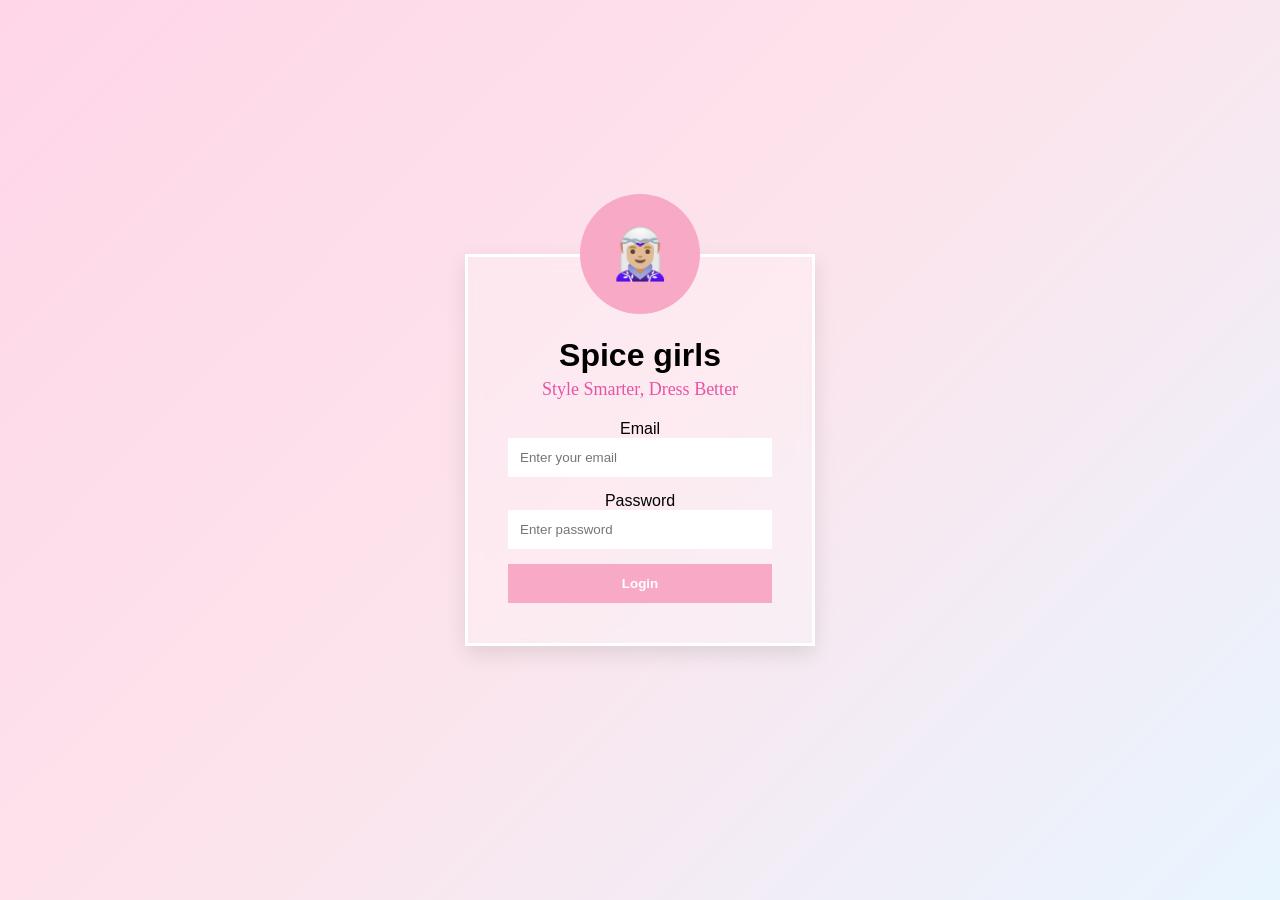
<file: index.html>
<!DOCTYPE html>
    <html>
        <head>
            <meta charset="UTF-8">
            <meta name="viewport" content="width = device-width, initial-scale=1.0">
            <title>Spice girls</title>
            <link rel="stylesheet" href="css/style.css">
        </head>
    <body>
        <div class="login-container">
             <div class="profile-circle">🧝🏼‍♀️</div>
            <div class="login-box">
               <h1>Spice girls</h1>
               <p class = "tagline">Style Smarter, Dress Better</p>

               <form id="loginForm">
                <label for="email">Email</label>
                <input id="email" type="email" placeholder="Enter your email" required>

                <label for="password">Password</label>
               <input id="password" type="password" placeholder="Enter password"required>
               

                <button id="loginBtn" type="submit"> Login </button>
               </form>
         </div>
        </div>
    <script src="js/script.js"></script>    
</body>
</html>
</file>
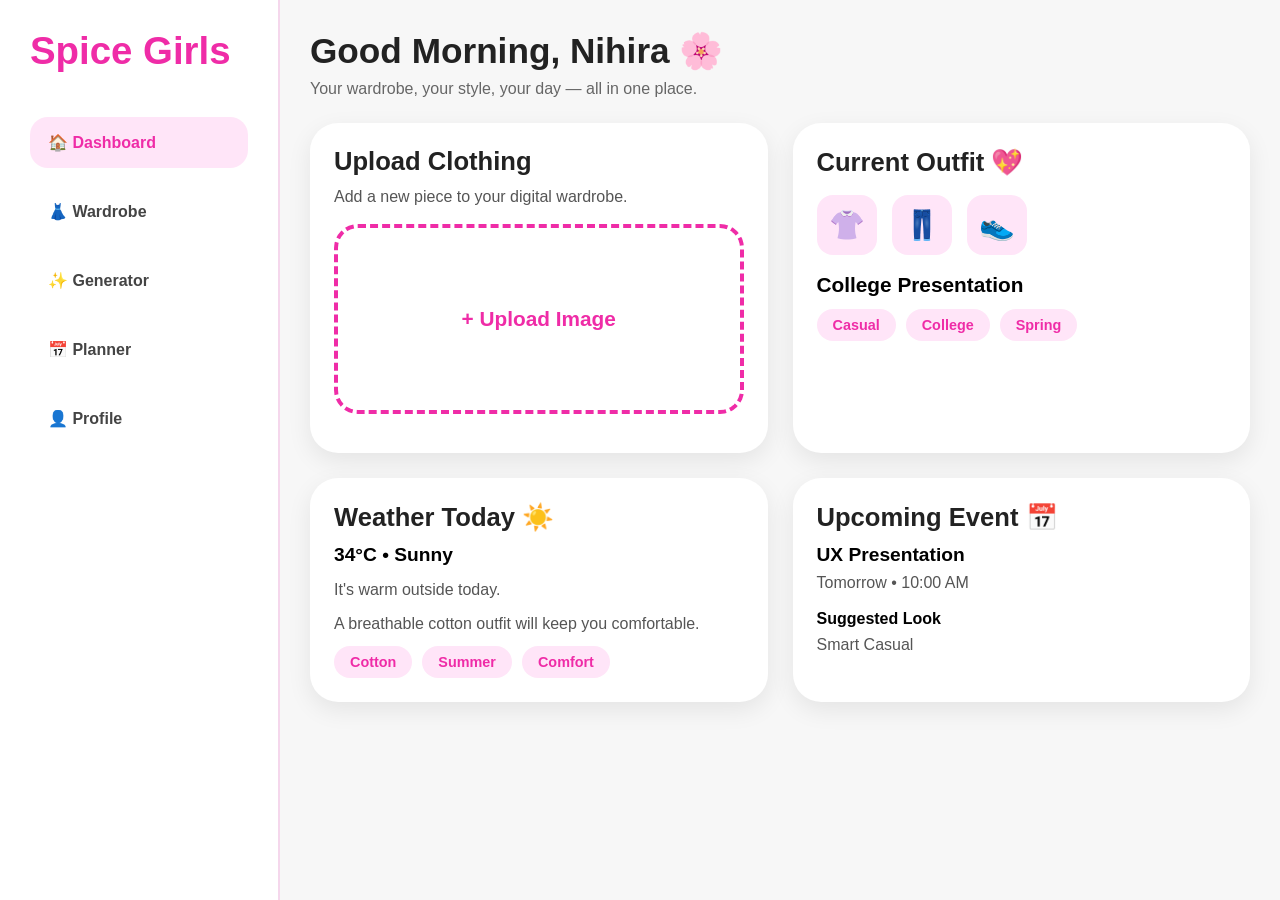
<file: frontend/dashboard.html>
<!DOCTYPE html>
<html lang="en">
<head>
<meta charset="UTF-8">
<meta name="viewport" content="width=device-width, initial-scale=1.0">

<title>Spice Girls Dashboard</title>

<link rel="stylesheet" href="css/dashboard.css">
</head>

<body>

<div class="container">

    <!-- SIDEBAR -->

    <aside class="sidebar">

        <h1 class="logo">Spice Girls</h1>

        <nav>

            <a class="active" href="dashboard.html">
                🏠 Dashboard
            </a>

            <a href="wardrobe.html">
                👗 Wardrobe
            </a>

            <a href="generator.html">
                ✨ Generator
            </a>

            <a href="planner.html">
                📅 Planner
            </a>

            <a href="profile.html">
                👤 Profile
            </a>

        </nav>

    </aside>

    <!-- MAIN -->

    <main class="main">

        <div class="welcome-section">

            <h1>
                Good Morning, Nihira 🌸
            </h1>

            <p>
                Your wardrobe, your style, your day — all in one place.
            </p>

        </div>

        <!-- TOP GRID -->

        <div class="top-grid">

            <!-- UPLOAD CARD -->

            <section class="card upload-card">

                <h2>Upload Clothing</h2>

                <p>
                    Add a new piece to your digital wardrobe.
                </p>

                <label class="upload-box">

                    <input
                    type="file"
                    id="uploadInput"
                    accept="image/*">

                    <span>
                        + Upload Image
                    </span>

                </label>

                <div id="uploadMessage"></div>

            </section>

            <!-- CURRENT OUTFIT -->

            <section class="card outfit-card">

                <h2>Current Outfit 💖</h2>

                <div class="outfit-images">

                    <div class="mini-item">
                        👚
                    </div>

                    <div class="mini-item">
                        👖
                    </div>

                    <div class="mini-item">
                        👟
                    </div>

                </div>

                <h3>
                    College Presentation
                </h3>

                <div class="tags">

                    <span>Casual</span>

                    <span>College</span>

                    <span>Spring</span>

                </div>

            </section>

        </div>

        <!-- BOTTOM GRID -->

        <div class="bottom-grid">

            <!-- WEATHER -->

            <section class="card weather-card">

                <h2>Weather Today ☀️</h2>

                <h3>34°C • Sunny</h3>

                <p>
                    It's warm outside today.
                </p>

                <p>
                    A breathable cotton outfit will keep you comfortable.
                </p>

                <div class="reason-tags">

                    <span>Cotton</span>

                    <span>Summer</span>

                    <span>Comfort</span>

                </div>

            </section>

            <!-- EVENT -->

            <section class="card event-card">

                <h2>Upcoming Event 📅</h2>

                <h3>
                    UX Presentation
                </h3>

                <p>
                    Tomorrow • 10:00 AM
                </p>

                <div class="event-recommendation">

                    <strong>
                        Suggested Look
                    </strong>

                    <p>
                        Smart Casual
                    </p>

                </div>

            </section>

        </div>

    </main>

</div>

<script src="js/dashboard.js"></script>

</body>
</html>
</file>
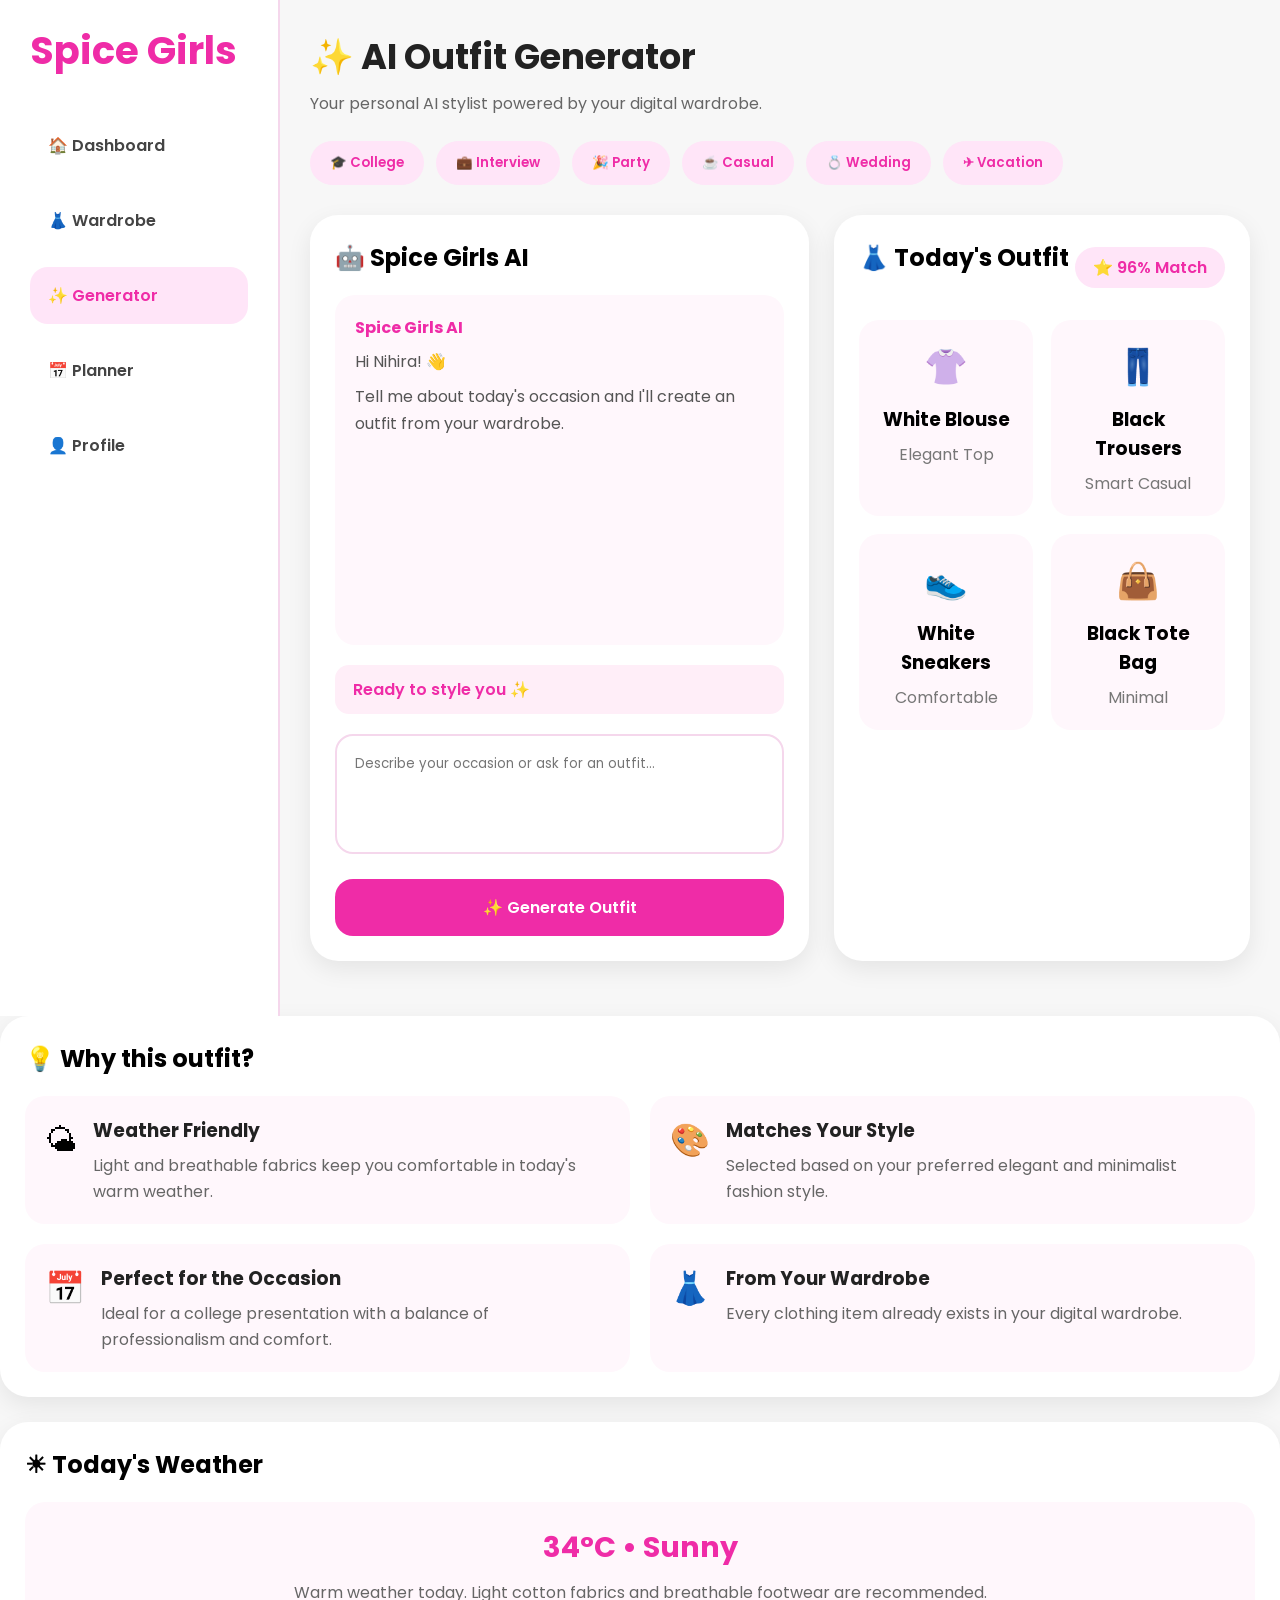
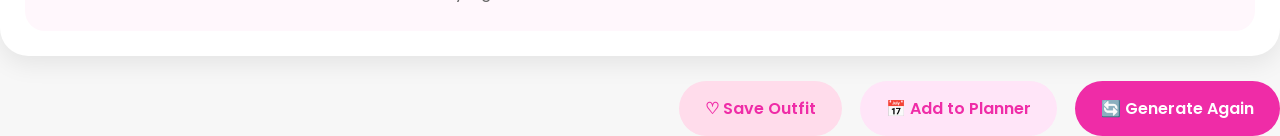
<file: frontend/generator.html>
<!DOCTYPE html>
<html lang="en">

<head>

    <meta charset="UTF-8">

    <meta name="viewport"
          content="width=device-width, initial-scale=1.0">

    <title>Spice Girls | AI Generator</title>

    <link rel="stylesheet"
          href="css/generator.css">

    <link href="https://fonts.googleapis.com/css2?family=Poppins:wght@300;400;500;600;700&display=swap"
          rel="stylesheet">

</head>

<body>

<div class="container">

    <!-- ==========================
            SIDEBAR
    =========================== -->

    <aside class="sidebar">

        <h1 class="logo">
            Spice Girls
        </h1>

        <nav>

            <a href="dashboard.html">

                🏠 Dashboard

            </a>

            <a href="wardrobe.html">

                👗 Wardrobe

            </a>

            <a class="active"
               href="generator.html">

                ✨ Generator

            </a>

            <a href="planner.html">

                📅 Planner

            </a>

            <a href="profile.html">

                👤 Profile

            </a>

        </nav>

    </aside>

    <!-- ==========================
            MAIN
    =========================== -->

    <main class="main">

        <!-- Header -->

        <section class="page-header">

            <h1>

                ✨ AI Outfit Generator

            </h1>

            <p>

                Your personal AI stylist powered by your digital wardrobe.

            </p>

        </section>

        <!-- Quick Prompts -->

        <section class="quick-prompts">

            <button class="prompt-btn">
                🎓 College
            </button>

            <button class="prompt-btn">
                💼 Interview
            </button>

            <button class="prompt-btn">
                🎉 Party
            </button>

            <button class="prompt-btn">
                ☕ Casual
            </button>

            <button class="prompt-btn">
                💍 Wedding
            </button>

            <button class="prompt-btn">
                ✈ Vacation
            </button>

        </section>

        <!-- Main Grid -->

        <div class="generator-grid">

            <!-- ======================
                CHAT CARD
            ======================= -->

            <section class="card chat-card">

                <h2>

                    🤖 Spice Girls AI

                </h2>

                <div id="chatArea"
                     class="chat-area">

                    <div class="ai-message">

                        <strong>

                            Spice Girls AI

                        </strong>

                        <p>

                            Hi Nihira! 👋

                        </p>

                        <p>

                            Tell me about today's occasion and
                            I'll create an outfit from your wardrobe.

                        </p>

                    </div>

                </div>

                <div class="typing-status"
                     id="typingStatus">

                    Ready to style you ✨

                </div>

                <div class="chat-input">

                    <textarea

                        id="userPrompt"

                        placeholder="Describe your occasion or ask for an outfit..."></textarea>

                    <button id="generateBtn">

                        ✨ Generate Outfit

                    </button>

                </div>

            </section>

            <!-- ======================
                OUTFIT CARD
            ======================= -->

            <section class="card outfit-card">

                <div class="outfit-header">

                    <h2>

                        👗 Today's Outfit

                    </h2>

                    <span class="match-score">

                        ⭐ 96% Match

                    </span>

                </div>

                <div class="outfit-items">

                    <div class="item-card">

                        <div class="emoji" id="topEmoji">

                            👚

                        </div>

                        <h3 id="topName">

                            White Blouse

                        </h3>

                        <p id="topType">

                            Elegant Top

                        </p>

                    </div>

                    <div class="item-card">

                        <div class="emoji" id="bottomEmoji">

                            👖

                        </div>

                        <h3>

                            Black Trousers

                        </h3>

                        <p id="bottomType">

                            Smart Casual

                        </p>

                    </div>

                    <div class="item-card">

                        <div class="emoji" id="shoeEmoji">

                            👟

                        </div>

                        <h3 id="shoeName">

                            White Sneakers

                        </h3>

                        <p>

                            Comfortable

                        </p>

                    </div>

                    <div class="item-card">

                        <div class="emoji" id="accessoryEmoji">

                            👜

                        </div>

                        <h3 id="accessoryName">

                            Black Tote Bag

                        </h3>

                        <p id="accessoryType">

                            Minimal

                        </p>

                    </div>

                </div>
                                </div>

            </section>

        </div>

        <!-- ======================
            AI EXPLANATION
        ======================= -->

        <section class="card reason-card">

            <h2>
                💡 Why this outfit?
            </h2>

            <div class="reason-grid">

                <div class="reason-item">

                    <span class="reason-icon">🌤</span>

                    <div>

                        <h3>Weather Friendly</h3>

                        <p>
                            Light and breathable fabrics keep you comfortable in today's warm weather.
                        </p>

                    </div>

                </div>

                <div class="reason-item">

                    <span class="reason-icon">🎨</span>

                    <div>

                        <h3>Matches Your Style</h3>

                        <p>
                            Selected based on your preferred elegant and minimalist fashion style.
                        </p>

                    </div>

                </div>

                <div class="reason-item">

                    <span class="reason-icon">📅</span>

                    <div>

                        <h3>Perfect for the Occasion</h3>

                        <p>
                            Ideal for a college presentation with a balance of professionalism and comfort.
                        </p>

                    </div>

                </div>

                <div class="reason-item">

                    <span class="reason-icon">👗</span>

                    <div>

                        <h3>From Your Wardrobe</h3>

                        <p>
                            Every clothing item already exists in your digital wardrobe.
                        </p>

                    </div>

                </div>

            </div>

        </section>

        <!-- ======================
            WEATHER CARD
        ======================= -->

        <section class="card weather-card">

            <h2>
                ☀ Today's Weather
            </h2>

            <div class="weather-info">

                <h3>
                    34°C • Sunny
                </h3>

                <p>

                    Warm weather today.

                    Light cotton fabrics and breathable footwear are recommended.

                </p>

            </div>

        </section>

        <!-- ======================
            ACTION BUTTONS
        ======================= -->

        <div class="action-buttons">

            <button class="save-btn">

                ♡ Save Outfit

            </button>

            <button class="planner-btn">

                📅 Add to Planner

            </button>

            <button class="again-btn">

                🔄 Generate Again

            </button>

        </div>

    </main>

</div>

<script src="js/generator.js"></script>

</body>

</html>
</file>
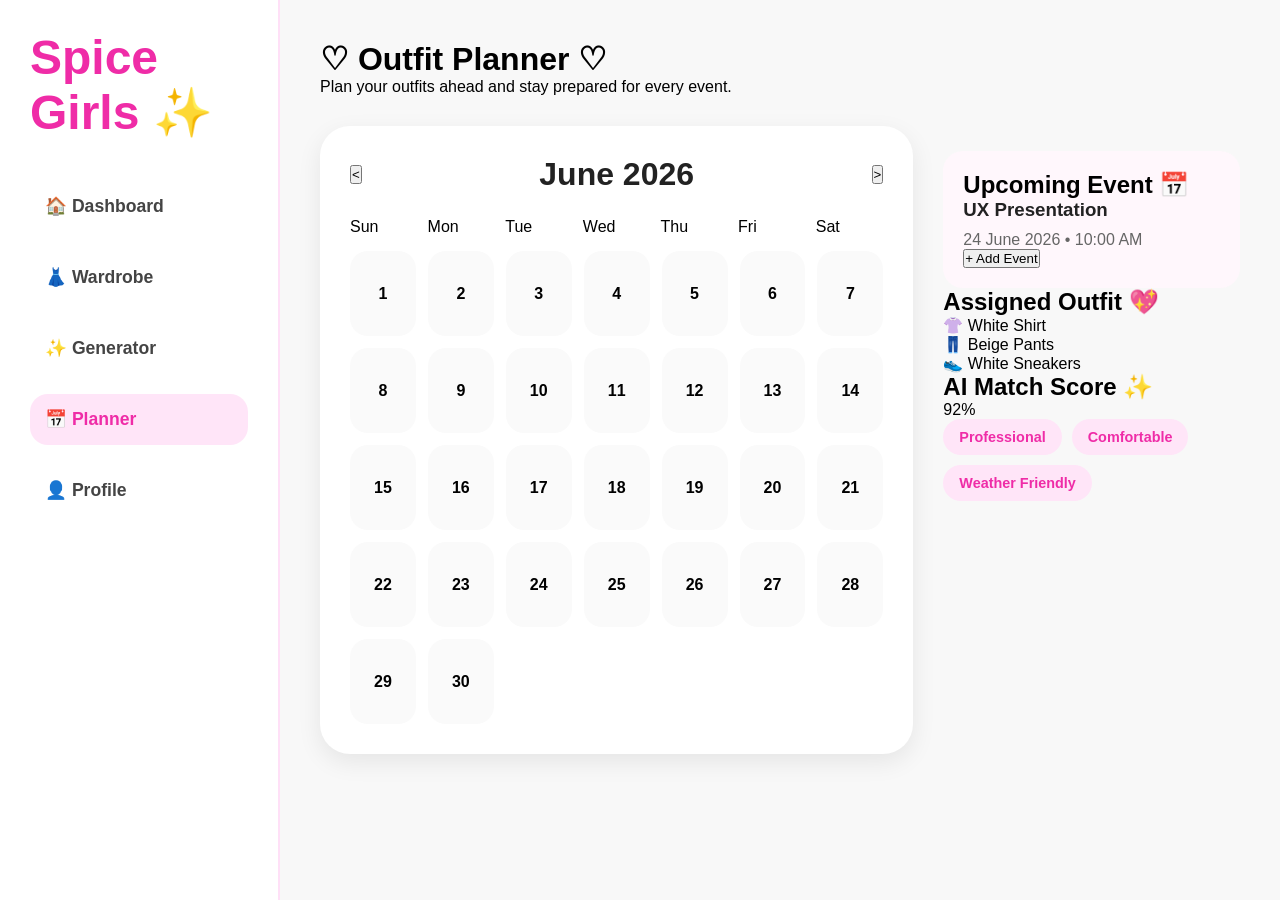
<file: frontend/planner.html>
<!DOCTYPE html>
<html lang="en">
<head>
    <meta charset="UTF-8">
    <meta name="viewport" content="width=device-width, initial-scale=1.0">
    <title>Spice Girls Planner</title>

    <link rel="stylesheet" href="css/planner.css">
</head>

<body>

<div class="container">

    <!-- SIDEBAR -->

    <aside class="sidebar">

        <h1 class="logo">Spice Girls ✨</h1>

        <nav>

            <a href="dashboard.html">
                🏠 Dashboard
            </a>

            <a href="wardrobe.html">
                👗 Wardrobe
            </a>

            <a href="#">
                ✨ Generator
            </a>

            <a class="active" href="planner.html">
                📅 Planner
            </a>

            <a href="#">
                👤 Profile
            </a>

        </nav>

    </aside>

    <!-- MAIN CONTENT -->

    <main class="main">

        <div class="page-header">

            <h1>♡ Outfit Planner ♡</h1>

            <p>
                Plan your outfits ahead and stay prepared for every event.
            </p>

        </div>

        <div class="planner-layout">

            <!-- CALENDAR -->

            <section class="calendar-card">

                <div class="calendar-header">

                    <button>&lt;</button>

                    <h2>June 2026</h2>

                    <button>&gt;</button>

                </div>

                <div class="weekdays">

                    <span>Sun</span>
                    <span>Mon</span>
                    <span>Tue</span>
                    <span>Wed</span>
                    <span>Thu</span>
                    <span>Fri</span>
                    <span>Sat</span>

                </div>

                <div class="calendar-grid">

                    <div class="day">1</div>
                    <div class="day">2</div>
                    <div class="day">3</div>
                    <div class="day">4</div>
                    <div class="day">5</div>
                    <div class="day">6</div>
                    <div class="day">7</div>

                    <div class="day">8</div>
                    <div class="day">9</div>
                    <div class="day">10</div>
                    <div class="day">11</div>
                    <div class="day">12</div>
                    <div class="day">13</div>
                    <div class="day">14</div>

                    <div class="day">15</div>
                    <div class="day">16</div>
                    <div class="day">17</div>
                    <div class="day">18</div>
                    <div class="day">19</div>
                    <div class="day">20</div>
                    <div class="day">21</div>

                    <div class="day">22</div>
                    <div class="day">23</div>

                    <div class="day selected">
                        24
                    </div>

                    <div class="day">25</div>
                    <div class="day">26</div>
                    <div class="day">27</div>
                    <div class="day">28</div>

                    <div class="day">29</div>
                    <div class="day">30</div>

                </div>

            </section>

            <!-- EVENT DETAILS -->

            <section class="event-panel">

                <div class="event-card">

                    <h2>Upcoming Event 📅</h2>

                    <h3>UX Presentation</h3>

                    <p>24 June 2026 • 10:00 AM</p>

                    <button class="add-event-btn">
                        + Add Event
                    </button>

                </div>

                <!-- ASSIGNED OUTFIT -->

                <div class="outfit-card">

                    <h2>Assigned Outfit 💖</h2>

                    <div class="outfit-items">

                        <div class="outfit-item">
                            👚
                            <span>White Shirt</span>
                        </div>

                        <div class="outfit-item">
                            👖
                            <span>Beige Pants</span>
                        </div>

                        <div class="outfit-item">
                            👟
                            <span>White Sneakers</span>
                        </div>

                    </div>

                </div>

                <!-- AI SCORE -->

                <div class="score-card">

                    <h2>AI Match Score ✨</h2>

                    <div class="score">
                        92%
                    </div>

                    <div class="tags">

                        <span>Professional</span>

                        <span>Comfortable</span>

                        <span>Weather Friendly</span>

                    </div>

                </div>

            </section>

        </div>

    </main>

</div>

<script src="js/planner.js"></script>

</body>
</html>
</file>
<file: css/style.css>
*{
    margin:0;
    padding:0;
    box-sizing:border-box;
}

body{
    height:100vh;

    display:flex;
    justify-content:center;
    align-items:center;

    font-family:Arial, sans-serif;

    background:linear-gradient(
        135deg,
        #ffd6e8,
        #fce4ec,
        #e8f5ff
    );
}
.login-container{
    position:relative;
}
.login-box{

    width:350px;
    padding:80px 40px 40px;

    background:rgba(255,255,255,0.25);

    border:3px solid white;

    box-shadow:0 8px 20px rgba(0,0,0,0.1);

    backdrop-filter:blur(8px);

    text-align:center;
}
.profile-circle{

    width:120px;
    height:120px;

    background:#f8a9c5;

    border-radius:50%;

    position:absolute;

    top:-60px;
    left:50%;

    transform:translateX(-50%);

    display:flex;
    justify-content:center;
    align-items:center;

    font-size:50px;

    color:white;

    z-index:999;
}

input{

    width:100%;

    padding:12px;

    margin-bottom:15px;

    border:none;

    background:white;
}

button{

    width:100%;

    padding:12px;

    border:none;

    background:#f8a9c5;

    color:white;

    font-weight:bold;

    cursor:pointer;
}
h1{
    text-align:center;
}

.tagline{
    color:rgb(232, 84, 165);
    font-size: 18px;

    font-family:cursive;

    margin-top:5px;
    margin-bottom:20px;

}
</file>
<file: frontend/css/dashboard.css>
:root{
    --primary-pink:#ef2ca7;
    --light-pink:#ffe5f8;
    --bg:#f7f7f7;
    --white:#ffffff;
    --text:#222222;
    --shadow:0 8px 25px rgba(0,0,0,0.08);
}

*{
    margin:0;
    padding:0;
    box-sizing:border-box;
    font-family:Poppins,sans-serif;
}

body{
    background:var(--bg);
}

/* =========================
   LAYOUT
========================= */

.container{
    display:flex;
    min-height:100vh;
}

/* =========================
   SIDEBAR
========================= */

.sidebar{
    width:280px;
    background:white;
    border-right:2px solid #f5d7ec;
    padding:30px;
}

.logo{
    font-size:2.4rem;
    font-weight:700;
    color:var(--primary-pink);
    margin-bottom:45px;
    line-height:1.1;
}

.sidebar nav{
    display:flex;
    flex-direction:column;
    gap:18px;
}

.sidebar nav a{
    text-decoration:none;
    color:#444;
    font-size:1rem;
    font-weight:600;
    padding:16px 18px;
    border-radius:18px;
    transition:0.3s;
}

.sidebar nav a:hover{
    background:#fff3fc;
}

.sidebar nav a.active{
    background:#ffe5f8;
    color:var(--primary-pink);
}

/* =========================
   MAIN
========================= */

.main{
    flex:1;
    padding:30px;
}

/* =========================
   HEADER
========================= */

.welcome-section{
    margin-bottom:25px;
}

.welcome-section h1{
    font-size:2.2rem;
    font-weight:700;
    color:var(--text);
}

.welcome-section p{
    margin-top:8px;
    color:#666;
    font-size:1rem;
}

/* =========================
   GRID
========================= */

.top-grid{
    display:grid;
    grid-template-columns:1fr 1fr;
    gap:25px;
}

.bottom-grid{
    display:grid;
    grid-template-columns:1fr 1fr;
    gap:25px;
    margin-top:25px;
}

/* =========================
   CARD
========================= */

.card{
    background:white;
    border-radius:28px;
    padding:24px;
    box-shadow:var(--shadow);
}

.card h2{
    font-size:1.6rem;
    color:var(--text);
    margin-bottom:12px;
}

.card p{
    color:#555;
}

/* =========================
   UPLOAD
========================= */

.upload-card p{
    margin-bottom:18px;
}

.upload-box{
    display:flex;
    justify-content:center;
    align-items:center;

    height:190px;

    border:4px dashed var(--primary-pink);
    border-radius:24px;

    cursor:pointer;

    color:var(--primary-pink);

    font-size:1.3rem;
    font-weight:600;

    transition:0.3s;
}

.upload-box:hover{
    background:#fff5fc;
}

.upload-box input{
    display:none;
}

#uploadMessage{
    margin-top:15px;
    color:green;
    font-weight:600;
}

/* =========================
   CURRENT OUTFIT
========================= */

.outfit-images{
    display:flex;
    gap:15px;
    margin:18px 0;
}

.mini-item{
    width:60px;
    height:60px;

    background:#ffe5f8;

    border-radius:16px;

    display:flex;
    justify-content:center;
    align-items:center;

    font-size:1.8rem;
}

.outfit-card h3{
    font-size:1.3rem;
    margin-bottom:12px;
}

/* =========================
   TAGS
========================= */

.tags,
.reason-tags{
    display:flex;
    gap:10px;
    flex-wrap:wrap;
    margin-top:10px;
}

.tags span,
.reason-tags span{
    background:#ffe5f8;
    color:var(--primary-pink);

    padding:8px 16px;

    border-radius:30px;

    font-size:0.9rem;
    font-weight:600;
}

/* =========================
   WEATHER
========================= */

.weather-card h3{
    margin-top:12px;
    margin-bottom:12px;
    font-size:1.2rem;
}

.weather-card p{
    margin-bottom:10px;
    line-height:1.5;
}

/* =========================
   EVENT
========================= */

.event-card h3{
    margin-top:10px;
    font-size:1.2rem;
}

.event-card p{
    margin-top:8px;
}

.event-recommendation{
    margin-top:18px;
}

.event-style{
    background:#ffe5f8;
    padding:12px;
    border-radius:14px;
    margin-top:12px;
}

/* =========================
   RESPONSIVE
========================= */

@media(max-width:1200px){

    .top-grid{
        grid-template-columns:1fr;
    }

    .bottom-grid{
        grid-template-columns:1fr;
    }
}

@media(max-width:900px){

    .container{
        flex-direction:column;
    }

    .sidebar{
        width:100%;
        border-right:none;
        border-bottom:2px solid #f5d7ec;
    }

    .logo{
        font-size:2rem;
    }
}
</file>
<file: frontend/css/generator.css>
:root{
    --primary-pink:#ef2ca7;
    --light-pink:#ffe5f8;
    --bg:#f7f7f7;
    --white:#ffffff;
    --text:#222222;
    --shadow:0 8px 25px rgba(0,0,0,0.08);
}

*{
    margin:0;
    padding:0;
    box-sizing:border-box;
    font-family:Poppins,sans-serif;
}

body{
    background:var(--bg);
}

/* =========================
   LAYOUT
========================= */

.container{
    display:flex;
    min-height:100vh;
}

/* =========================
   SIDEBAR
========================= */

.sidebar{
    width:280px;
    background:white;
    border-right:2px solid #f5d7ec;
    padding:30px;
}

.logo{
    font-size:2.4rem;
    font-weight:700;
    color:var(--primary-pink);
    margin-bottom:45px;
    line-height:1.1;
}

.sidebar nav{
    display:flex;
    flex-direction:column;
    gap:18px;
}

.sidebar nav a{
    text-decoration:none;
    color:#444;
    font-size:1rem;
    font-weight:600;
    padding:16px 18px;
    border-radius:18px;
    transition:.3s;
}

.sidebar nav a:hover{
    background:#fff3fc;
}

.sidebar nav a.active{
    background:#ffe5f8;
    color:var(--primary-pink);
}

/* =========================
   MAIN
========================= */

.main{
    flex:1;
    padding:30px;
}

/* =========================
   HEADER
========================= */

.page-header{
    margin-bottom:25px;
}

.page-header h1{
    font-size:2.2rem;
    color:var(--text);
    margin-bottom:8px;
}

.page-header p{
    color:#666;
}

/* =========================
   QUICK PROMPTS
========================= */

.quick-prompts{
    display:flex;
    flex-wrap:wrap;
    gap:12px;
    margin-bottom:30px;
}

.prompt-btn{
    border:none;
    background:var(--light-pink);
    color:var(--primary-pink);
    padding:12px 20px;
    border-radius:30px;
    cursor:pointer;
    font-weight:600;
    transition:.3s;
}

.prompt-btn:hover{
    transform:translateY(-3px);
    box-shadow:0 8px 18px rgba(239,44,167,.18);
}

/* =========================
   GRID
========================= */

.generator-grid{
    display:grid;
    grid-template-columns:1.2fr 1fr;
    gap:25px;
    margin-bottom:25px;
}

/* =========================
   CARD
========================= */

.card{
    background:white;
    border-radius:28px;
    padding:25px;
    box-shadow:var(--shadow);
    transition:.3s;
}

.card:hover{
    transform:translateY(-5px);
}

.card h2{
    margin-bottom:20px;
    font-size:1.5rem;
}

/* =========================
   CHAT
========================= */

.chat-area{
    background:#fff7fc;
    border-radius:20px;
    padding:20px;
    height:350px;
    overflow-y:auto;
    margin-bottom:20px;
}

.ai-message,
.user-message{
    margin-bottom:20px;
}

.ai-message strong{
    color:var(--primary-pink);
}

.ai-message p,
.user-message p{
    margin-top:8px;
    line-height:1.7;
    color:#555;
}

.typing-status{
    background:#ffeef8;
    color:var(--primary-pink);
    padding:12px 18px;
    border-radius:14px;
    font-weight:600;
    margin-bottom:20px;
}

.chat-input textarea{
    width:100%;
    min-height:120px;
    border:2px solid #f5d7ec;
    border-radius:18px;
    padding:18px;
    resize:none;
    outline:none;
    transition:.3s;
    margin-bottom:18px;
}

.chat-input textarea:focus{
    border-color:var(--primary-pink);
}

#generateBtn{
    width:100%;
    border:none;
    background:var(--primary-pink);
    color:white;
    padding:16px;
    border-radius:18px;
    cursor:pointer;
    font-size:1rem;
    font-weight:600;
    transition:.3s;
}

#generateBtn:hover{
    transform:translateY(-3px);
    box-shadow:0 10px 25px rgba(239,44,167,.25);
}

/* =========================
   OUTFIT CARD
========================= */

.outfit-header{
    display:flex;
    justify-content:space-between;
    align-items:center;
    margin-bottom:25px;
}

.match-score{
    background:#ffe5f8;
    color:var(--primary-pink);
    padding:8px 18px;
    border-radius:30px;
    font-weight:600;
}

.outfit-items{
    display:grid;
    grid-template-columns:repeat(2,1fr);
    gap:18px;
}

.item-card{
    background:#fff7fc;
    border-radius:20px;
    padding:20px;
    text-align:center;
    transition:.3s;
}

.item-card:hover{
    transform:translateY(-5px);
}

.emoji{
    font-size:2.2rem;
    margin-bottom:12px;
}

.item-card h3{
    margin-bottom:8px;
}

.item-card p{
    color:#777;
}
/* =========================
   AI EXPLANATION
========================= */

.reason-card{
    margin-bottom:25px;
}

.reason-grid{
    display:grid;
    grid-template-columns:repeat(2,1fr);
    gap:20px;
}

.reason-item{
    display:flex;
    align-items:flex-start;
    gap:16px;
    background:#fff7fc;
    padding:20px;
    border-radius:20px;
    transition:.3s;
}

.reason-item:hover{
    transform:translateY(-5px);
    box-shadow:0 10px 20px rgba(239,44,167,.12);
}

.reason-icon{
    font-size:2rem;
}

.reason-item h3{
    margin-bottom:8px;
    color:var(--text);
}

.reason-item p{
    color:#666;
    line-height:1.6;
}

/* =========================
   WEATHER CARD
========================= */

.weather-card{
    margin-bottom:25px;
}

.weather-info{
    background:#fff7fc;
    padding:24px;
    border-radius:20px;
    text-align:center;
}

.weather-info h3{
    color:var(--primary-pink);
    font-size:1.8rem;
    margin-bottom:10px;
}

.weather-info p{
    color:#666;
    line-height:1.7;
}

/* =========================
   ACTION BUTTONS
========================= */

.action-buttons{
    display:flex;
    justify-content:flex-end;
    gap:18px;
    flex-wrap:wrap;
}

.save-btn,
.planner-btn,
.again-btn{

    border:none;
    cursor:pointer;

    padding:15px 26px;

    border-radius:40px;

    font-size:1rem;

    font-weight:600;

    transition:.3s;
}

.save-btn{

    background:#ffdceb;
    color:var(--primary-pink);
}

.save-btn:hover{

    transform:translateY(-4px);

    box-shadow:0 10px 20px rgba(239,44,167,.18);
}

.planner-btn{

    background:#ffe5f8;
    color:var(--primary-pink);
}

.planner-btn:hover{

    transform:translateY(-4px);

    box-shadow:0 10px 20px rgba(239,44,167,.18);
}

.again-btn{

    background:var(--primary-pink);

    color:white;
}

.again-btn:hover{

    transform:translateY(-4px);

    box-shadow:0 10px 25px rgba(239,44,167,.28);
}

/* =========================
   SCROLLBAR
========================= */

.chat-area::-webkit-scrollbar{

    width:8px;
}

.chat-area::-webkit-scrollbar-thumb{

    background:#f4acd4;
    border-radius:20px;
}

/* =========================
   RESPONSIVE
========================= */

@media(max-width:1200px){

    .generator-grid{

        grid-template-columns:1fr;
    }

    .reason-grid{

        grid-template-columns:1fr;
    }

}

@media(max-width:900px){

    .container{

        flex-direction:column;
    }

    .sidebar{

        width:100%;

        border-right:none;

        border-bottom:2px solid #f5d7ec;
    }

    .logo{

        font-size:2rem;
    }

    .outfit-items{

        grid-template-columns:1fr;
    }

}

@media(max-width:700px){

    .main{

        padding:20px;
    }

    .quick-prompts{

        justify-content:center;
    }

    .action-buttons{

        flex-direction:column;
    }

    .save-btn,
    .planner-btn,
    .again-btn{

        width:100%;
    }

}

@media(max-width:500px){

    .page-header h1{

        font-size:1.8rem;
    }

    .chat-area{

        height:280px;
    }

    .typing-status{

        text-align:center;
    }

}
</file>
<file: frontend/css/planner.css>
:root{
    --primary-pink:#ef2ca7;
    --light-pink:#ffe5f8;
    --bg:#f8f8f8;
    --white:#ffffff;
    --text:#222222;
    --shadow:0 8px 25px rgba(0,0,0,0.08);
}

*{
    margin:0;
    padding:0;
    box-sizing:border-box;
    font-family:Poppins,sans-serif;
}

body{
    background:var(--bg);
}

/* LAYOUT */

.container{
    display:flex;
    min-height:100vh;
}

/* SIDEBAR */

.sidebar{
    width:280px;
    background:white;
    border-right:2px solid #ffe0f7;
    padding:30px;
}

.back-link{
    display:inline-block;
    margin-bottom:35px;
    color:var(--primary-pink);
    text-decoration:none;
    font-weight:600;
    font-size:1rem;
}

.logo{
    font-size:3rem;
    font-weight:700;
    color:var(--primary-pink);
    margin-bottom:40px;
}

.sidebar nav{
    display:flex;
    flex-direction:column;
    gap:20px;
}

.sidebar nav a{
    text-decoration:none;
    color:#444;
    font-size:1.1rem;
    font-weight:600;
    padding:15px;
    border-radius:18px;
    transition:.3s;
}

.sidebar nav a:hover{
    background:#fff0fb;
}

.sidebar nav a.active{
    background:#ffe5f8;
    color:var(--primary-pink);
}

/* MAIN */

.main{
    flex:1;
    padding:40px;
}

/* HEADER */

.page-title{
    font-size:3rem;
    font-weight:700;
    color:#222;
}

.page-subtitle{
    margin-top:10px;
    color:#666;
    font-size:1rem;
}

/* PLANNER LAYOUT */

.planner-layout{
    display:grid;
    grid-template-columns:2fr 1fr;
    gap:30px;
    margin-top:30px;
}

/* CALENDAR */

.calendar-card{
    background:white;
    border-radius:30px;
    padding:30px;
    box-shadow:var(--shadow);
}

.calendar-header{
    display:flex;
    justify-content:space-between;
    align-items:center;
    margin-bottom:25px;
}

.calendar-header h2{
    color:#222;
    font-size:2rem;
}

.calendar-nav{
    display:flex;
    gap:10px;
}

.calendar-nav button{
    border:none;
    background:#ffe5f8;
    color:var(--primary-pink);
    width:40px;
    height:40px;
    border-radius:12px;
    cursor:pointer;
    font-size:1.2rem;
}

.weekdays{
    display:grid;
    grid-template-columns:repeat(7,1fr);
    gap:10px;
    margin-bottom:15px;
}

.weekdays div{
    text-align:center;
    font-weight:600;
    color:#666;
}

.calendar-grid{
    display:grid;
    grid-template-columns:repeat(7,1fr);
    gap:12px;
}

.day{
    height:85px;
    background:#fafafa;
    border-radius:18px;
    display:flex;
    align-items:center;
    justify-content:center;
    cursor:pointer;
    transition:.3s;
    font-weight:600;
}

.day:hover{
    background:#fff0fb;
}

.day.active{
    background:var(--primary-pink);
    color:white;
}

.day.has-outfit{
    border:2px solid #ef2ca7;
}

/* OUTFIT PANEL */

.outfit-panel{
    background:white;
    border-radius:30px;
    padding:30px;
    box-shadow:var(--shadow);
}

.outfit-panel h2{
    color:var(--primary-pink);
    margin-bottom:20px;
}

.outfit-preview{
    width:100%;
    height:220px;
    background:#fafafa;
    border-radius:20px;
    overflow:hidden;
    margin-bottom:20px;
}

.outfit-preview img{
    width:100%;
    height:100%;
    object-fit:cover;
}

.outfit-name{
    font-size:1.4rem;
    font-weight:600;
    margin-bottom:10px;
}

.outfit-date{
    color:#666;
    margin-bottom:20px;
}

/* TAGS */

.tags{
    display:flex;
    gap:10px;
    flex-wrap:wrap;
}

.tags span{
    background:#ffe5f8;
    color:var(--primary-pink);
    padding:10px 16px;
    border-radius:25px;
    font-size:.9rem;
    font-weight:600;
}

/* EVENT CARD */

.event-card{
    margin-top:25px;
    background:#fff7fc;
    padding:20px;
    border-radius:20px;
}

.event-card h3{
    margin-bottom:10px;
    color:#222;
}

.event-card p{
    color:#666;
}

/* RESPONSIVE */

@media(max-width:1100px){

    .planner-layout{
        grid-template-columns:1fr;
    }

}

@media(max-width:900px){

    .container{
        flex-direction:column;
    }

    .sidebar{
        width:100%;
    }

    .page-title{
        font-size:2rem;
    }

}
</file>
